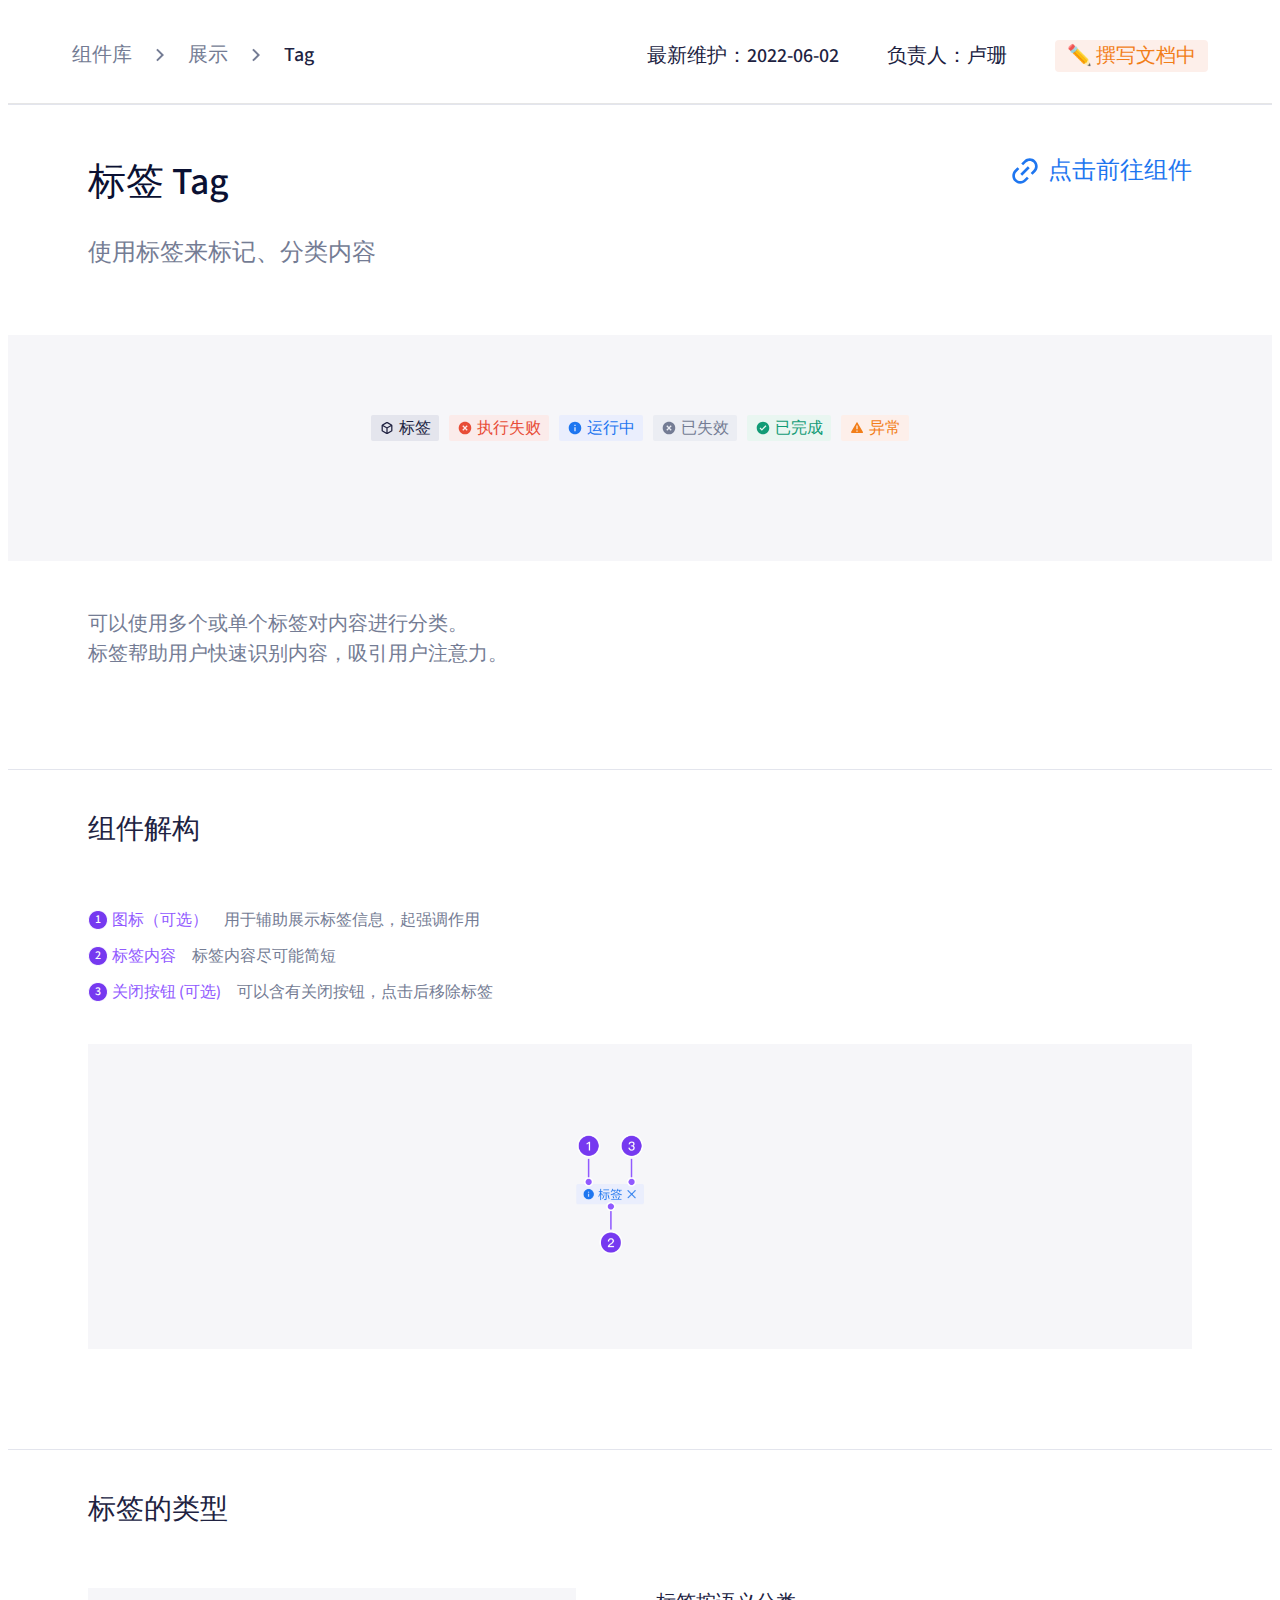
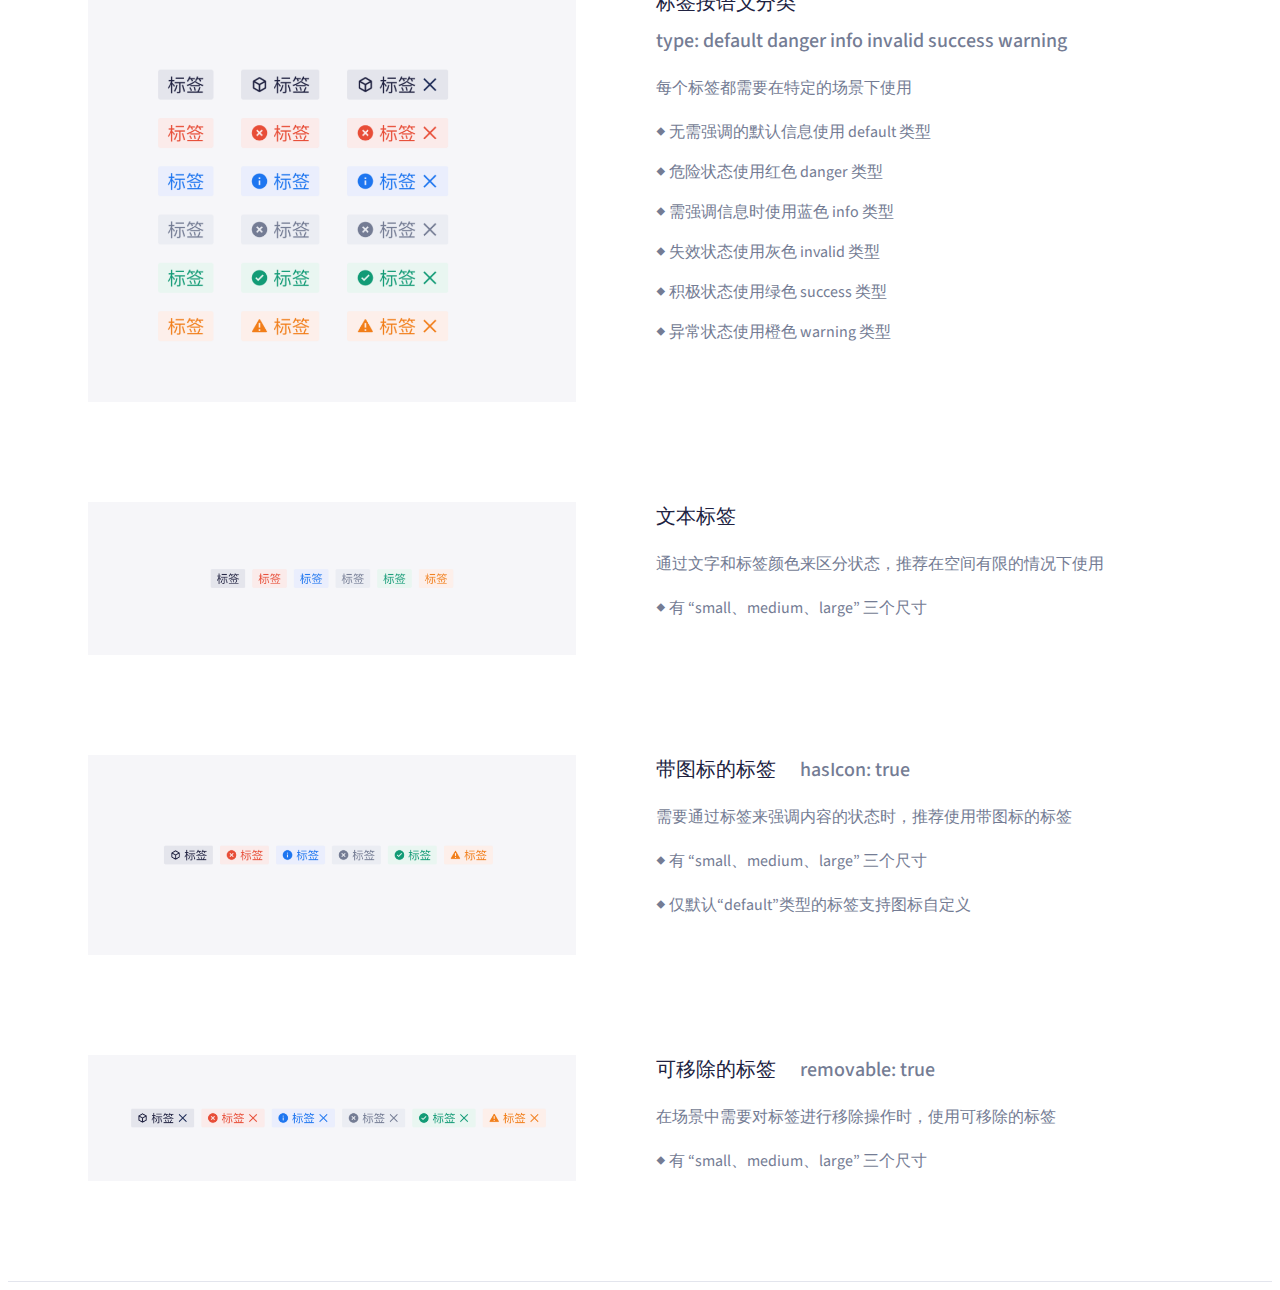
<file: index.html>
<!DOCTYPE html>
<html>
  <head>
    <meta charset="utf-8" />
    <meta name="viewport" content="initial-scale=1, width=device-width" />
    <link rel="stylesheet" href="./index.css" />
    <link
      rel="stylesheet"
      href="https://fonts.googleapis.com/css2?family=Source Sans Pro:wght@400;500&display=swap"
    />
  </head>
  <body>
    <article class="doc-starter">
      <div class="doc-header">
        <div class="parent">
          <div class="div">组件库</div>
          <img class="arrow-right-icon" alt="" src="./public/arrowright.svg" />

          <div class="div">展示</div>
          <img class="arrow-right-icon" alt="" src="./public/arrowright.svg" />

          <div class="tag">Tag</div>
        </div>
        <div class="group">
          <div class="div">最新维护：2022-06-02</div>
          <div class="div">负责人：卢珊</div>
          <div class="docstatus">
            <div class="div">✏️ 撰写文档中</div>
          </div>
        </div>
      </div>
      <div class="doc-defination">
        <div class="title">
          <div class="div4">
            <div class="tag1">标签 Tag</div>
            <div class="div5">使用标签来标记、分类内容</div>
          </div>
          <div class="div6">
            <img class="link-icon" alt="" src="./public/link.svg" />

            <a
              class="a"
              href="https://www.figma.com/file/AItcK3Oz6wngtyKJ6e138e/?node-id=2%3A2"
              target="_blank"
              >点击前往组件</a
            >
          </div>
        </div>
        <div class="component-showcase">
          <div class="tag-parent">
            <div class="tag2">
              <img class="analysis-icon" alt="" src="./public/analysis.svg" />

              <div class="text1">标签</div>
            </div>
            <div class="tag3">
              <img
                class="delete-2-fill-icon"
                alt=""
                src="./public/delete2fill.svg"
              />

              <div class="text1">执行失败</div>
            </div>
            <div class="tag4">
              <img
                class="delete-2-fill-icon"
                alt=""
                src="./public/infofill.svg"
              />

              <div class="text1">运行中</div>
            </div>
            <div class="tag5">
              <img
                class="delete-2-fill-icon"
                alt=""
                src="./public/delete2fill1.svg"
              />

              <div class="text1">已失效</div>
            </div>
            <div class="tag6">
              <img
                class="delete-2-fill-icon"
                alt=""
                src="./public/successfill.svg"
              />

              <div class="text1">已完成</div>
            </div>
            <div class="tag7">
              <img class="analysis-icon" alt="" src="./public/error2fill.svg" />

              <div class="text1">异常</div>
            </div>
          </div>
        </div>
        <div class="component-define">
          <div class="div7">
            <p class="p">可以使用多个或单个标签对内容进行分类。</p>
            <p class="p">标签帮助用户快速识别内容，吸引用户注意力。</p>
          </div>
        </div>
      </div>
      <div class="doc-breakdown">
        <div class="div8">组件解构</div>
        <div class="frame-parent">
          <div class="frame-group">
            <div class="frame-container">
              <div class="docnumber-parent">
                <div class="docnumber">
                  <img class="oval-icon" alt="" src="./public/oval.svg" />

                  <div class="div9">1</div>
                </div>
                <div class="div10">图标（可选）</div>
              </div>
              <div class="div11">用于辅助展示标签信息，起强调作用</div>
            </div>
            <div class="frame-div">
              <div class="docnumber-parent">
                <div class="docnumber">
                  <img class="oval-icon" alt="" src="./public/oval.svg" />

                  <div class="div9">2</div>
                </div>
                <div class="div10">标签内容</div>
              </div>
              <div class="div11">标签内容尽可能简短</div>
            </div>
            <div class="frame-parent1">
              <div class="docnumber-parent">
                <div class="docnumber">
                  <img class="oval-icon" alt="" src="./public/oval.svg" />

                  <div class="div9">3</div>
                </div>
                <div class="div10">关闭按钮 (可选)</div>
              </div>
              <div class="div17">可以含有关闭按钮，点击后移除标签</div>
            </div>
          </div>
          <img class="image-1-icon" alt="" src="./public/image-1@2x.png" />
        </div>
      </div>
      <div class="doc-breakdown">
        <div class="wrapper">
          <div class="div8">标签的类型</div>
        </div>
        <div class="frame-parent2">
          <div class="image-1-parent">
            <img class="image-1-icon1" alt="" src="./public/image-11@2x.png" />

            <div class="frame-parent3">
              <div class="container">
                <div class="div">标签按语义分类</div>
                <div class="type-default-danger">
                  type: default danger info invalid success warning
                </div>
              </div>
              <div class="default">每个标签都需要在特定的场景下使用</div>
              <div class="default-parent">
                <div class="default">◆ 无需强调的默认信息使用 default 类型</div>
                <div class="default">◆ 危险状态使用红色 danger 类型</div>
                <div class="default">◆ 需强调信息时使用蓝色 info 类型</div>
                <div class="default">◆ 失效状态使用灰色 invalid 类型</div>
                <div class="default">◆ 积极状态使用绿色 success 类型</div>
                <div class="default">◆ 异常状态使用橙色 warning 类型</div>
              </div>
            </div>
          </div>
          <div class="image-1-group">
            <img class="image-1-icon1" alt="" src="./public/image-12@2x.png" />

            <div class="frame-parent3">
              <div class="parent1">
                <div class="div7">文本标签</div>
                <div class="type">Type: 变量值</div>
              </div>
              <div class="default">
                通过文字和标签颜色来区分状态，推荐在空间有限的情况下使用
              </div>
              <div class="wrapper">
                <div class="default">◆ 有 “small、medium、large” 三个尺寸</div>
              </div>
            </div>
          </div>
          <div class="image-1-group">
            <img class="image-1-icon1" alt="" src="./public/image-13@2x.png" />

            <div class="frame-parent3">
              <div class="parent2">
                <div class="div">带图标的标签</div>
                <div class="hasicon-true">hasIcon: true</div>
              </div>
              <div class="default">
                需要通过标签来强调内容的状态时，推荐使用带图标的标签
              </div>
              <div class="default">◆ 有 “small、medium、large” 三个尺寸</div>
              <div class="default">
                ◆ 仅默认“default”类型的标签支持图标自定义
              </div>
            </div>
          </div>
          <div class="image-1-group">
            <img class="image-1-icon1" alt="" src="./public/image-14@2x.png" />

            <div class="frame-parent3">
              <div class="parent3">
                <div class="div">可移除的标签</div>
                <div class="removable-true">removable: true</div>
              </div>
              <div class="default">
                在场景中需要对标签进行移除操作时，使用可移除的标签
              </div>
              <div class="default">◆ 有 “small、medium、large” 三个尺寸</div>
            </div>
          </div>
        </div>
      </div>
    </article>
  </body>
</html>
</file>
<file: index.css>
.div {
  position: relative;
  line-height: 30px;
  font-weight: 500;
}
.arrow-right-icon {
  position: relative;
  width: 24px;
  height: 24px;
  overflow: hidden;
  flex-shrink: 0;
}
.tag {
  position: relative;
  line-height: 30px;
  font-weight: 500;
  color: #202241;
}
.parent {
  flex: 1;
  justify-content: flex-start;
  gap: 16px;
}
.doc-header,
.docstatus,
.group,
.parent {
  display: flex;
  flex-direction: row;
  align-items: center;
}
.docstatus {
  border-radius: 4px;
  background-color: #fdefea;
  padding: 1px 12px;
  justify-content: flex-start;
  color: #f27e19;
}
.doc-header,
.group {
  justify-content: flex-end;
  gap: 48px;
  color: #202241;
}
.doc-header {
  align-self: stretch;
  background-color: #fff;
  box-shadow: 0-1px 0#e6e6e6 inset;
  border-bottom: 1px solid #e3e5ed;
  padding: 32px 64px;
  align-items: flex-start;
  justify-content: flex-start;
  gap: 24px;
  font-size: 20px;
  color: #747c94;
}
.div5,
.tag1 {
  position: relative;
  line-height: 58px;
  font-weight: 500;
}
.div5 {
  align-self: stretch;
  font-size: 24px;
  line-height: 36px;
  color: #747c94;
}
.div4 {
  flex: 1;
  display: flex;
  flex-direction: column;
  align-items: flex-start;
  justify-content: flex-start;
  gap: 24px;
}
.a,
.link-icon {
  position: relative;
}
.link-icon {
  width: 32px;
  height: 32px;
  overflow: hidden;
  flex-shrink: 0;
}
.a {
  line-height: 36px;
  font-weight: 500;
  color: inherit;
  text-decoration: none;
}
.div6,
.title {
  display: flex;
  flex-direction: row;
  justify-content: flex-start;
}
.div6 {
  align-items: center;
  gap: 7px;
  font-size: 24px;
  color: #1e76f0;
}
.title {
  align-self: stretch;
  padding: 48px 80px 64px;
  align-items: flex-start;
  gap: 50px;
}
.analysis-icon {
  position: relative;
  width: 16px;
  height: 16px;
  overflow: hidden;
  flex-shrink: 0;
}
.text1 {
  position: relative;
  line-height: 24px;
}
.tag2 {
  border-radius: 2px;
  background-color: rgba(185, 190, 207, 0.3);
  display: flex;
  flex-direction: row;
  padding: 1px 8px;
  align-items: center;
  justify-content: flex-start;
  gap: 4px;
}
.delete-2-fill-icon {
  position: relative;
  width: 16px;
  height: 16px;
}
.tag3 {
  border-radius: 2px;
  background-color: #fbebea;
  flex-direction: row;
  padding: 1px 8px;
  align-items: center;
  gap: 4px;
  color: #e84d37;
}
.tag3,
.tag4,
.tag5 {
  display: flex;
  justify-content: flex-start;
}
.tag4 {
  border-radius: 2px;
  background-color: #eaeefd;
  flex-direction: row;
  padding: 1px 8px;
  align-items: center;
  gap: 4px;
  color: #1e76f0;
}
.tag5 {
  background-color: #ebedf3;
  color: #747c94;
}
.tag5,
.tag6,
.tag7 {
  border-radius: 2px;
  flex-direction: row;
  padding: 1px 8px;
  align-items: center;
  gap: 4px;
}
.tag6 {
  background-color: #e9f6f1;
  display: flex;
  justify-content: flex-start;
  color: #129b76;
}
.tag7 {
  background-color: #fdefea;
  color: #f27e19;
}
.component-showcase,
.tag-parent,
.tag7 {
  display: flex;
  justify-content: flex-start;
}
.tag-parent {
  flex-direction: row;
  align-items: flex-start;
  gap: 10px;
}
.component-showcase {
  align-self: stretch;
  background-color: #f6f6f9;
  flex-direction: column;
  padding: 80px 4px 120px;
  align-items: center;
  font-size: 16px;
  color: #202241;
}
.p {
  margin: 0;
}
.div7 {
  flex: 1;
  position: relative;
  line-height: 30px;
  font-weight: 500;
}
.component-define,
.doc-defination {
  align-self: stretch;
  display: flex;
  align-items: flex-start;
  justify-content: flex-start;
}
.component-define {
  flex-direction: row;
  padding: 48px 400px 100px 80px;
  font-size: 20px;
  color: #747c94;
}
.doc-defination {
  background-color: #fff;
  border-bottom: 1px solid #e3e5ed;
  flex-direction: column;
  font-size: 38px;
  color: #0a1032;
}
.div8 {
  align-self: stretch;
  position: relative;
  line-height: 38px;
  font-weight: 500;
}
.oval-icon {
  position: absolute;
  bottom: 0;
  left: calc(50% - 10px);
  width: 20px;
  height: 20px;
}
.div9 {
  position: absolute;
  top: 0;
  left: 1px;
  line-height: 20px;
  font-weight: 500;
  display: inline-block;
  width: 18px;
}
.docnumber {
  position: relative;
  width: 20px;
  height: 20px;
}
.div10 {
  position: relative;
  font-size: 16px;
  line-height: 24px;
  font-weight: 500;
  color: #915aff;
  text-align: left;
}
.docnumber-parent {
  display: flex;
  flex-direction: row;
  align-items: center;
  justify-content: flex-start;
  gap: 4px;
}
.div11 {
  flex: 1;
  position: relative;
  font-size: 16px;
  line-height: 24px;
  font-weight: 500;
  color: #747c94;
  text-align: left;
}
.frame-container,
.frame-div {
  align-self: stretch;
  display: flex;
  flex-direction: row;
  align-items: flex-start;
  justify-content: flex-start;
  gap: 16px;
}
.div17 {
  flex: 1;
  position: relative;
  font-size: 16px;
  line-height: 24px;
  font-weight: 500;
  color: #747c94;
  text-align: left;
}
.frame-group,
.frame-parent1 {
  align-self: stretch;
  display: flex;
  flex-direction: row;
  align-items: flex-start;
  justify-content: flex-start;
  gap: 16px;
}
.frame-group {
  flex-direction: column;
  gap: 12px;
}
.image-1-icon {
  align-self: stretch;
  position: relative;
  max-width: 100%;
  overflow: hidden;
  height: 305px;
  flex-shrink: 0;
  object-fit: cover;
}
.frame-parent {
  align-self: stretch;
  display: flex;
  flex-direction: column;
  align-items: flex-start;
  justify-content: flex-start;
  gap: 40px;
  text-align: center;
  font-size: 12px;
  color: #fff;
}
.doc-breakdown {
  background-color: #fff;
  border-bottom: 1px solid #e3e5ed;
  padding: 40px 80px 100px;
  gap: 60px;
}
.doc-breakdown,
.wrapper {
  align-self: stretch;
  display: flex;
  flex-direction: column;
  align-items: flex-start;
  justify-content: flex-start;
}
.image-1-icon1 {
  align-self: stretch;
  flex: 1;
  position: relative;
  max-width: 100%;
  overflow: hidden;
  max-height: 100%;
  object-fit: cover;
}
.type-default-danger {
  align-self: stretch;
  position: relative;
  line-height: 30px;
  font-weight: 500;
  color: #747c94;
}
.container {
  align-self: stretch;
  display: flex;
  flex-direction: column;
  align-items: flex-start;
  justify-content: flex-start;
  gap: 8px;
  font-size: 20px;
  color: #202241;
}
.default {
  align-self: stretch;
  position: relative;
  line-height: 24px;
}
.default-parent {
  align-self: stretch;
  flex-direction: column;
  gap: 16px;
}
.default-parent,
.frame-parent3,
.image-1-parent {
  display: flex;
  align-items: flex-start;
  justify-content: flex-start;
}
.frame-parent3 {
  flex: 1;
  flex-direction: column;
  padding: 0 48px 0 0;
  gap: 20px;
}
.image-1-parent {
  align-self: stretch;
  flex-direction: row;
  gap: 80px;
}
.type {
  flex: 1;
  position: relative;
  line-height: 30px;
  font-weight: 500;
  color: #747c94;
  display: none;
}
.image-1-group,
.parent1 {
  display: flex;
  flex-direction: row;
  align-items: flex-start;
  justify-content: flex-start;
}
.parent1 {
  width: 406.5px;
  gap: 24px;
  font-size: 20px;
  color: #202241;
}
.image-1-group {
  align-self: stretch;
  gap: 80px;
}
.hasicon-true {
  flex: 1;
  position: relative;
  line-height: 30px;
  font-weight: 500;
  color: #747c94;
}
.parent2 {
  align-self: stretch;
  display: flex;
  flex-direction: row;
  align-items: flex-start;
  justify-content: flex-start;
  gap: 24px;
  font-size: 20px;
  color: #202241;
}
.removable-true {
  position: relative;
  line-height: 30px;
  font-weight: 500;
  color: #747c94;
}
.doc-starter,
.frame-parent2,
.parent3 {
  display: flex;
  justify-content: flex-start;
}
.parent3 {
  align-self: stretch;
  flex-direction: row;
  align-items: flex-start;
  gap: 24px;
  font-size: 20px;
  color: #202241;
}
.doc-starter,
.frame-parent2 {
  flex-direction: column;
}
.frame-parent2 {
  align-self: stretch;
  align-items: flex-start;
  gap: 100px;
  font-size: 16px;
  color: #747c94;
}
.doc-starter {
  position: relative;
  width: 100%;
  align-items: flex-end;
  text-align: left;
  font-size: 28px;
  color: #202241;
  font-family: "Source Sans Pro";
}
@media screen and (max-width: 960px) {
  .parent {
    flex: unset;
    align-self: stretch;
  }
  .doc-header {
    flex-direction: column;
    gap: 24px;
    align-items: flex-start;
    justify-content: flex-start;
  }
  .component-define {
    padding-right: 200px;
    box-sizing: border-box;
  }
  .frame-parent3,
  .image-1-icon1 {
    flex: unset;
    align-self: stretch;
  }
  .image-1-group,
  .image-1-parent {
    flex-direction: column;
    gap: 40px;
    align-items: flex-start;
    justify-content: flex-start;
  }
}
@media screen and (max-width: 420px) {
  .div4 {
    flex: unset;
    align-self: stretch;
  }
  .title {
    flex-direction: column;
    gap: 50px;
    align-items: flex-start;
    justify-content: flex-start;
  }
  .div11 {
    flex: unset;
    align-self: stretch;
  }
  .frame-container,
  .frame-div {
    flex-direction: column;
    gap: 16px;
    align-items: flex-start;
    justify-content: flex-start;
  }
}
</file>
